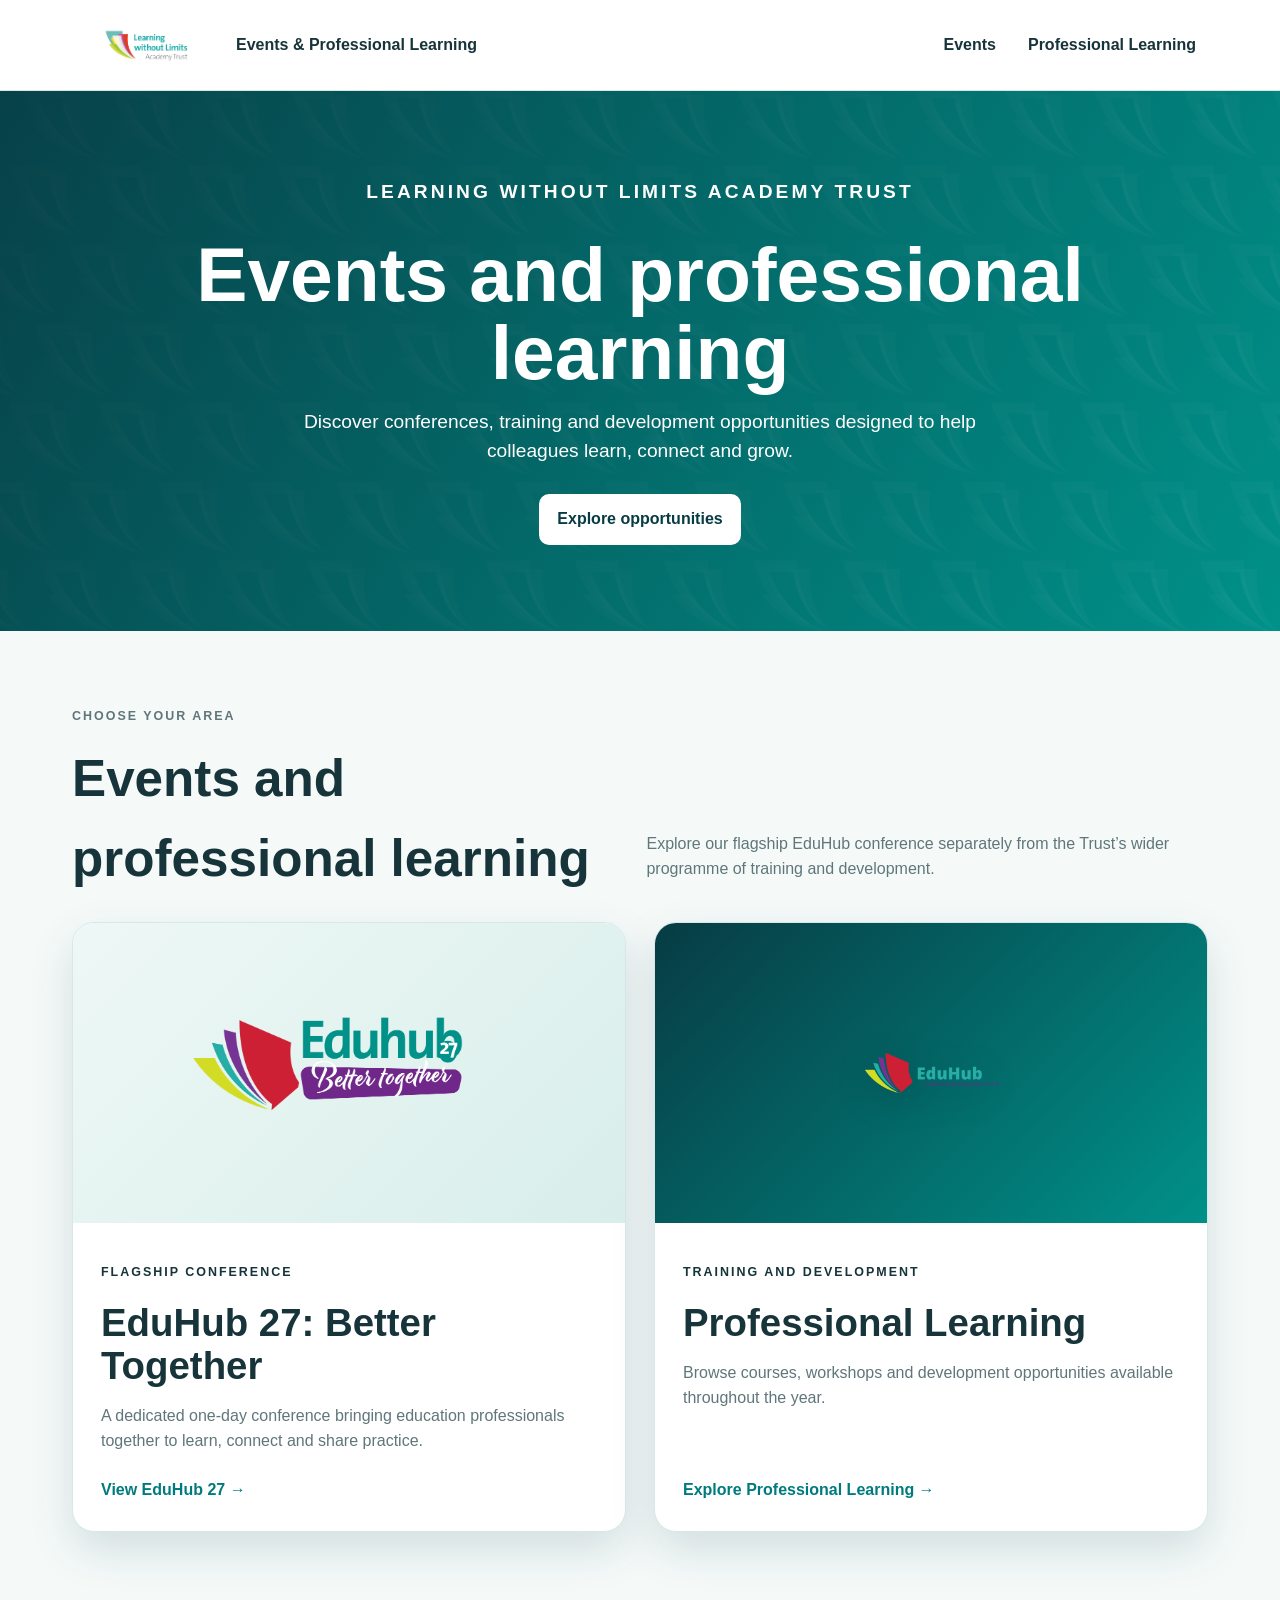
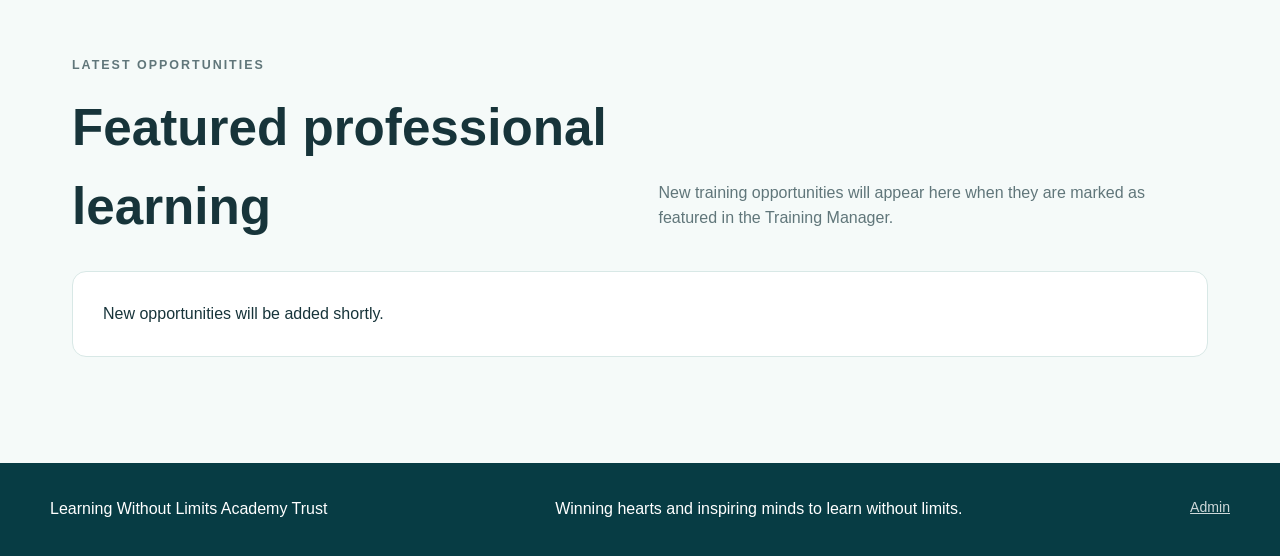
<file: index.html>
<!doctype html><html lang="en"><head><meta charset="utf-8"><meta name="viewport" content="width=device-width,initial-scale=1"><title>LwLAT Events & Professional Learning</title><link rel="stylesheet" href="/assets/css/site.css"></head><body>
<header class="site-header"><div class="header-inner">
<a class="brand" href="/"><img src="/media/logos/lwlat-logo.png" alt="Learning Without Limits Academy Trust"><span>Events & Professional Learning</span></a>
<nav><a href="/">Events</a><a href="/professional-learning.html">Professional Learning</a></nav>
</div></header>

<section class="hero"><div class="hero-inner"><p class="eyebrow">Learning Without Limits Academy Trust</p><h1>Events and professional learning</h1><p>Discover conferences, training and development opportunities designed to help colleagues learn, connect and grow.</p><a class="button secondary" href="/professional-learning.html">Explore opportunities</a></div></section>
<main>
<section class="pathways-section">
  <div class="section-heading">
    <div>
      <p class="eyebrow">Choose your area</p>
      <h2>Events and professional learning</h2>
    </div>
    <p>Explore our flagship EduHub conference separately from the Trust’s wider programme of training and development.</p>
  </div>

  <div class="pathway-grid">
    <a class="pathway-card pathway-card-eduhub" href="/training.html?id=eduhub-27">
      <div class="pathway-image pathway-image-contain">
        <img src="/media/events/eduhub-27.png" alt="EduHub 27 Better Together">
      </div>
      <div class="pathway-content">
        <p class="eyebrow">Flagship conference</p>
        <h2>EduHub 27: Better Together</h2>
        <p>A dedicated one-day conference bringing education professionals together to learn, connect and share practice.</p>
        <span class="pathway-action">View EduHub 27 →</span>
      </div>
    </a>

    <a class="pathway-card pathway-card-learning" href="/professional-learning.html">
      <div class="pathway-image pathway-image-logo">
        <img src="/media/logos/eduhub-logo.png" alt="EduHub Professional Learning">
      </div>
      <div class="pathway-content">
        <p class="eyebrow">Training and development</p>
        <h2>Professional Learning</h2>
        <p>Browse courses, workshops and development opportunities available throughout the year.</p>
        <span class="pathway-action">Explore Professional Learning →</span>
      </div>
    </a>
  </div>
</section>

<section>
  <div class="section-heading">
    <div>
      <p class="eyebrow">Latest opportunities</p>
      <h2>Featured professional learning</h2>
    </div>
    <p>New training opportunities will appear here when they are marked as featured in the Training Manager.</p>
  </div>
  <div id="featured-grid" class="grid"></div>
</section>
</main>
<footer><div><span>Learning Without Limits Academy Trust</span><span>Winning hearts and inspiring minds to learn without limits.</span><a class="admin-link" href="/admin/">Admin</a></div></footer>

<script src="/assets/js/common.js"></script><script src="/assets/js/home.js"></script>
<script src="https://identity.netlify.com/v1/netlify-identity-widget.js"></script>
<script>
  if (window.netlifyIdentity) {
    window.netlifyIdentity.on("init", function(user) {
      if (!user && window.location.hash) {
        window.netlifyIdentity.open();
      }
    });
    window.netlifyIdentity.on("login", function() {
      if (window.location.pathname !== "/admin/" && window.location.pathname !== "/admin") {
        window.location.href = "/admin/";
      }
    });
  }
</script>

</body></html>
</file>
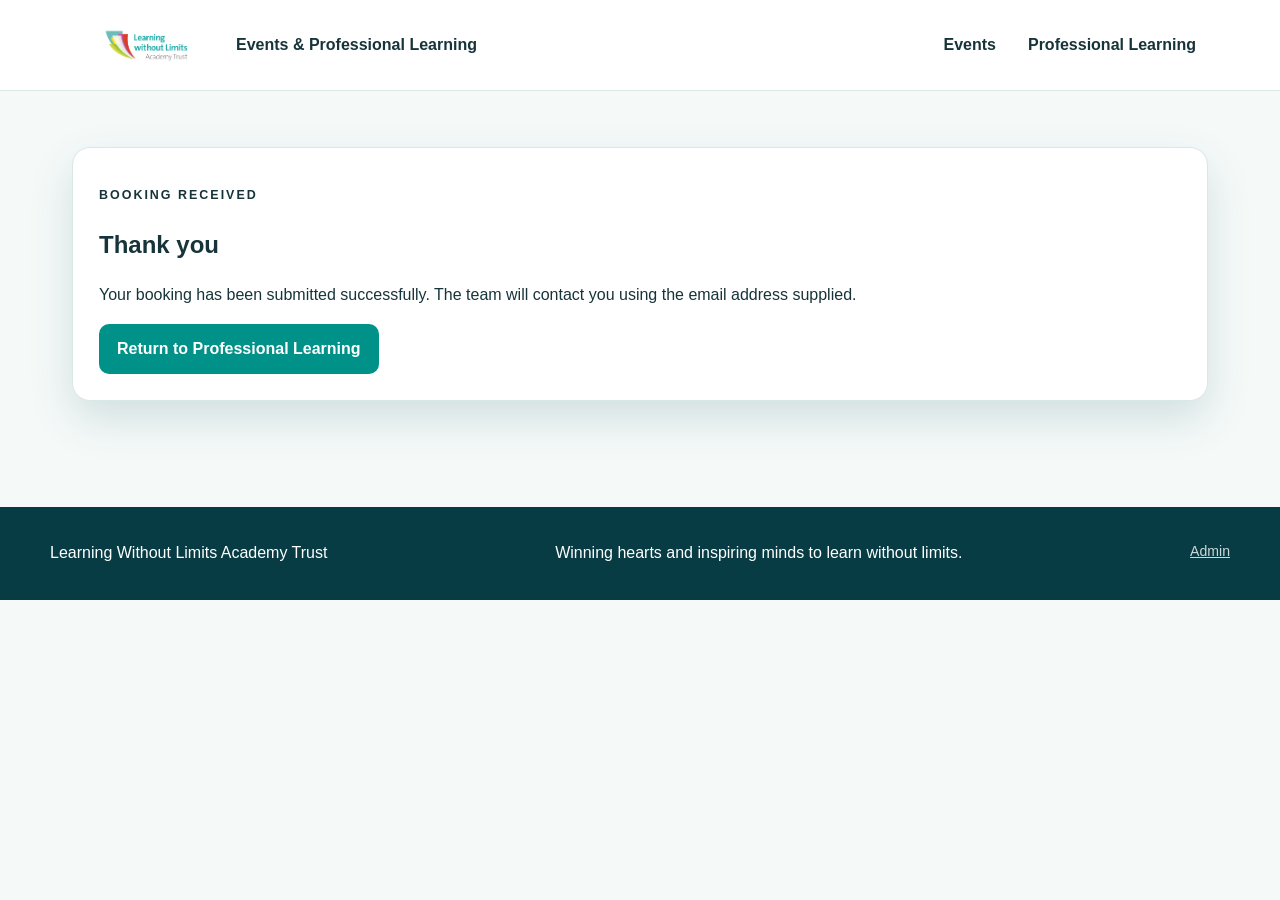
<file: booking-thank-you.html>
<!doctype html><html lang="en"><head><meta charset="utf-8"><meta name="viewport" content="width=device-width,initial-scale=1"><title>Booking received | LwLAT</title><link rel="stylesheet" href="/assets/css/site.css"></head><body>
<header class="site-header"><div class="header-inner">
<a class="brand" href="/"><img src="/media/logos/lwlat-logo.png" alt="Learning Without Limits Academy Trust"><span>Events & Professional Learning</span></a>
<nav><a href="/">Events</a><a href="/professional-learning.html">Professional Learning</a></nav>
</div></header>
<main><section><div class="panel"><p class="eyebrow">Booking received</p><h1>Thank you</h1><p>Your booking has been submitted successfully. The team will contact you using the email address supplied.</p><a class="button" href="/professional-learning.html">Return to Professional Learning</a></div></section></main>
<footer><div><span>Learning Without Limits Academy Trust</span><span>Winning hearts and inspiring minds to learn without limits.</span><a class="admin-link" href="/admin/">Admin</a></div></footer>

<script src="https://identity.netlify.com/v1/netlify-identity-widget.js"></script>
<script>
  if (window.netlifyIdentity) {
    window.netlifyIdentity.on("init", function(user) {
      if (!user && window.location.hash) {
        window.netlifyIdentity.open();
      }
    });
    window.netlifyIdentity.on("login", function() {
      if (window.location.pathname !== "/admin/" && window.location.pathname !== "/admin") {
        window.location.href = "/admin/";
      }
    });
  }
</script>

</body></html>
</file>
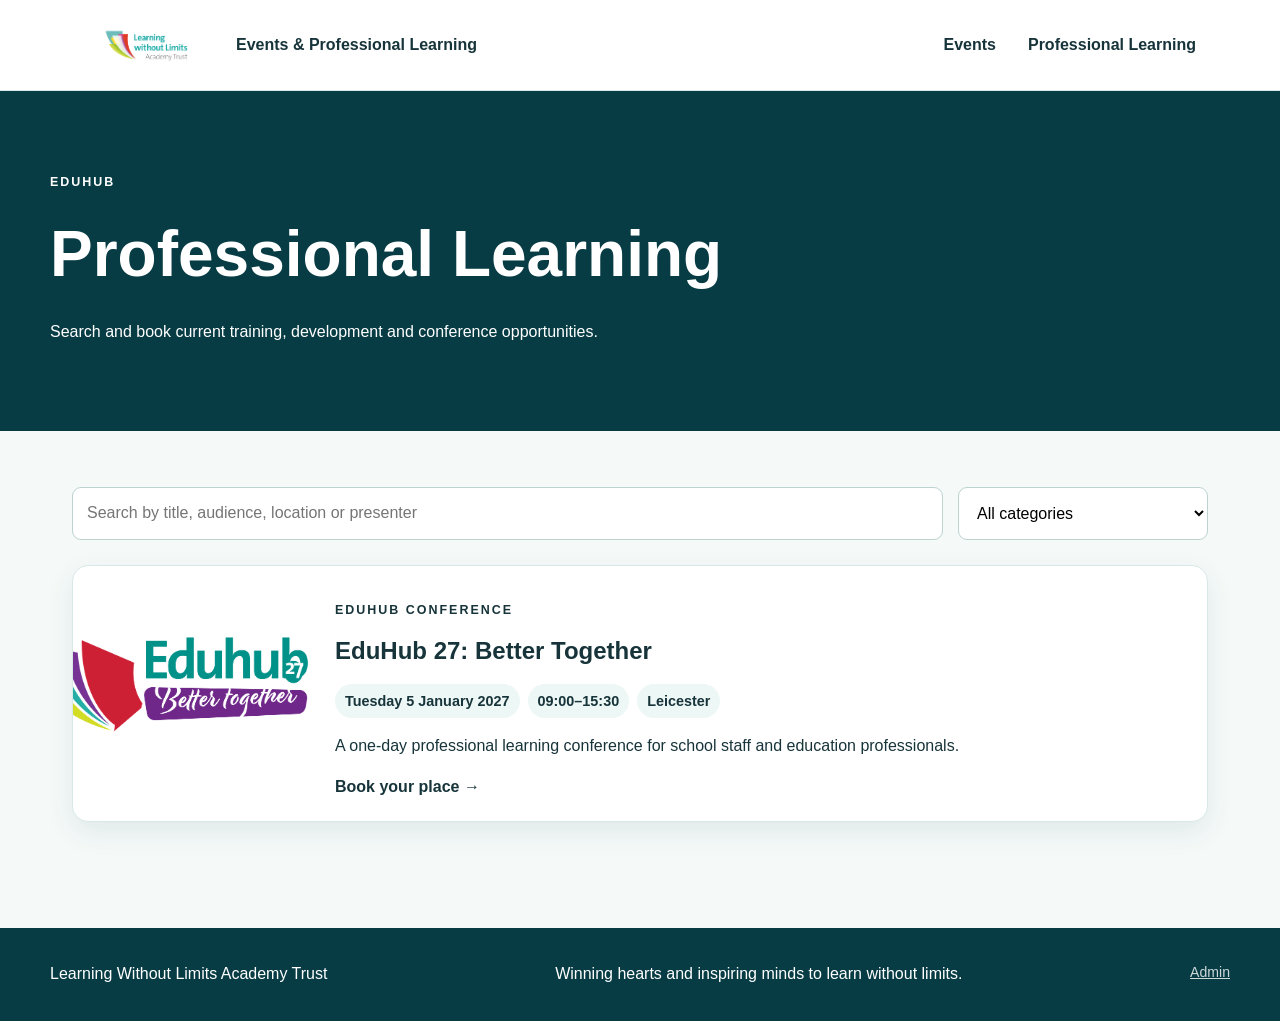
<file: professional-learning.html>
<!doctype html><html lang="en"><head><meta charset="utf-8"><meta name="viewport" content="width=device-width,initial-scale=1"><title>Professional Learning | LwLAT</title><link rel="stylesheet" href="/assets/css/site.css"></head><body>
<header class="site-header"><div class="header-inner">
<a class="brand" href="/"><img src="/media/logos/lwlat-logo.png" alt="Learning Without Limits Academy Trust"><span>Events & Professional Learning</span></a>
<nav><a href="/">Events</a><a href="/professional-learning.html">Professional Learning</a></nav>
</div></header>

<section class="page-hero"><div><p class="eyebrow">EduHub</p><h1>Professional Learning</h1><p>Search and book current training, development and conference opportunities.</p></div></section>
<main><section><div class="toolbar"><input id="search" type="search" placeholder="Search by title, audience, location or presenter"><select id="category"><option>All categories</option></select></div><div id="training-list" class="training-list"></div></section></main>
<footer><div><span>Learning Without Limits Academy Trust</span><span>Winning hearts and inspiring minds to learn without limits.</span><a class="admin-link" href="/admin/">Admin</a></div></footer>

<script src="/assets/js/common.js"></script><script src="/assets/js/catalogue.js"></script>
<script src="https://identity.netlify.com/v1/netlify-identity-widget.js"></script>
<script>
  if (window.netlifyIdentity) {
    window.netlifyIdentity.on("init", function(user) {
      if (!user && window.location.hash) {
        window.netlifyIdentity.open();
      }
    });
    window.netlifyIdentity.on("login", function() {
      if (window.location.pathname !== "/admin/" && window.location.pathname !== "/admin") {
        window.location.href = "/admin/";
      }
    });
  }
</script>

</body></html>
</file>
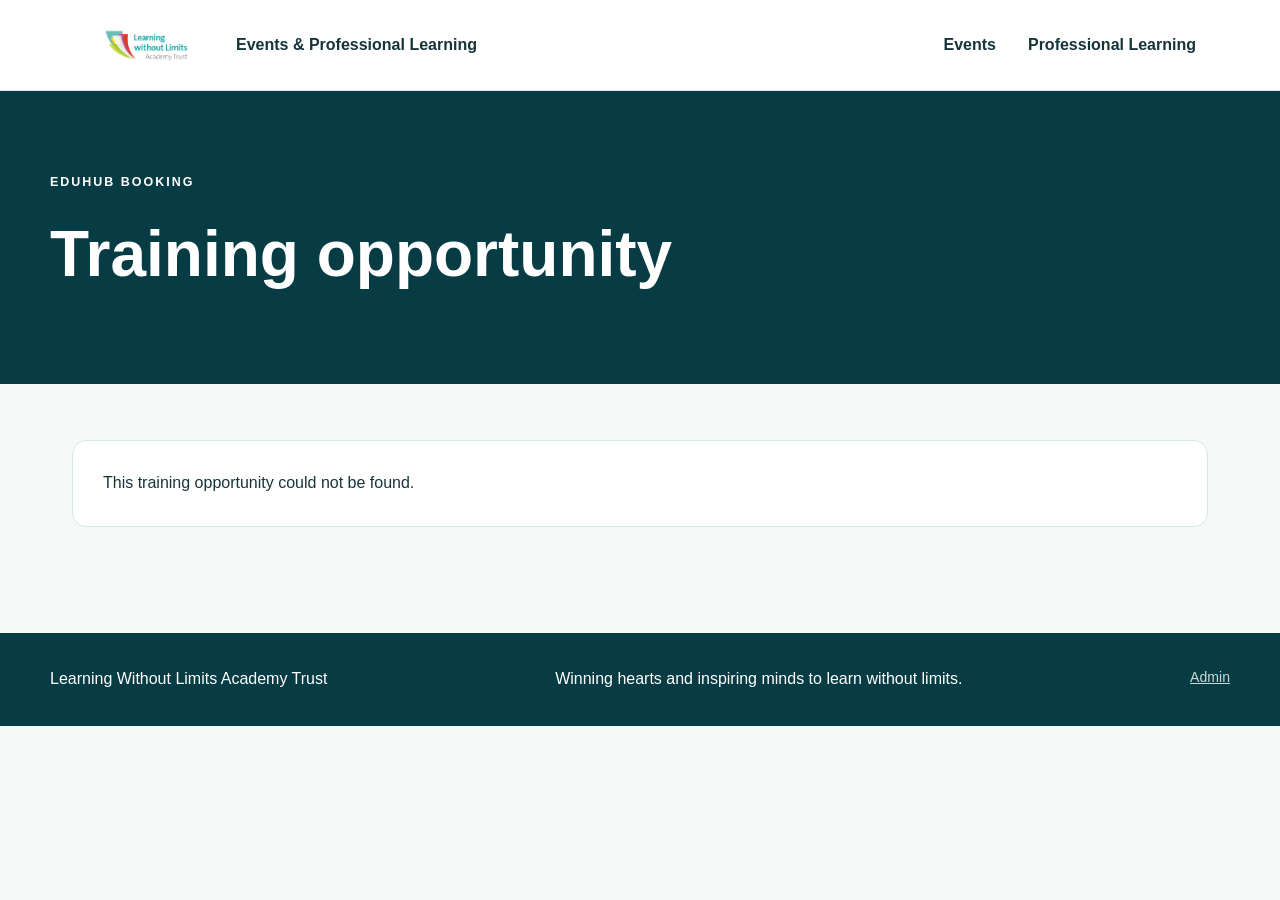
<file: training.html>
<!doctype html><html lang="en"><head><meta charset="utf-8"><meta name="viewport" content="width=device-width,initial-scale=1"><title>Training | LwLAT</title><link rel="stylesheet" href="/assets/css/site.css"></head><body>
<header class="site-header"><div class="header-inner">
<a class="brand" href="/"><img src="/media/logos/lwlat-logo.png" alt="Learning Without Limits Academy Trust"><span>Events & Professional Learning</span></a>
<nav><a href="/">Events</a><a href="/professional-learning.html">Professional Learning</a></nav>
</div></header>

<section class="page-hero"><div><p class="eyebrow">EduHub booking</p><h1>Training opportunity</h1></div></section>
<main><section id="training-content"></section></main>
<footer><div><span>Learning Without Limits Academy Trust</span><span>Winning hearts and inspiring minds to learn without limits.</span><a class="admin-link" href="/admin/">Admin</a></div></footer>

<script src="/assets/js/common.js"></script><script src="/assets/js/training.js"></script>
<script src="https://identity.netlify.com/v1/netlify-identity-widget.js"></script>
<script>
  if (window.netlifyIdentity) {
    window.netlifyIdentity.on("init", function(user) {
      if (!user && window.location.hash) {
        window.netlifyIdentity.open();
      }
    });
    window.netlifyIdentity.on("login", function() {
      if (window.location.pathname !== "/admin/" && window.location.pathname !== "/admin") {
        window.location.href = "/admin/";
      }
    });
  }
</script>

</body></html>
</file>
<file: assets/css/site.css>
:root{--teal:#009189;--navy:#073c44;--ink:#17343a;--muted:#60767a;--paper:#f5faf9;--white:#fff;--line:#d8e8e6;--shadow:0 18px 45px rgba(7,60,68,.14)}
*{box-sizing:border-box}html{scroll-behavior:smooth}body{margin:0;font-family:"Open Sans",Arial,sans-serif;color:var(--ink);background:var(--paper);line-height:1.55}
a{color:inherit}.site-header{position:sticky;top:0;z-index:20;background:rgba(255,255,255,.94);backdrop-filter:blur(15px);border-bottom:1px solid var(--line)}
.header-inner{max-width:1180px;margin:auto;padding:14px 22px;display:flex;align-items:center;justify-content:space-between;gap:25px}.brand{display:flex;align-items:center;gap:14px;text-decoration:none;font-weight:800}.brand img{width:150px;max-height:62px;object-fit:contain}.brand span{max-width:300px}
nav{display:flex;gap:8px;flex-wrap:wrap}nav a{padding:9px 12px;border-radius:9px;text-decoration:none;font-weight:700}nav a:hover,nav a[aria-current="page"]{background:#e4f3f1;color:#006d70}
.hero{min-height:540px;display:grid;place-items:center;padding:72px 22px;background:linear-gradient(120deg,rgba(7,60,68,.94),rgba(0,145,137,.82)),url("/media/backgrounds/lwlat-conference-backdrop.png") center/cover}
.hero-inner{max-width:980px;color:white;text-align:center}.eyebrow{text-transform:uppercase;letter-spacing:.16em;font-weight:800;font-size:.78rem}.hero h1{font-size:clamp(2.5rem,6vw,5rem);line-height:1.02;margin:.2em 0}.hero p{font-size:1.2rem;max-width:760px;margin:0 auto 28px}
.button{display:inline-flex;align-items:center;justify-content:center;padding:13px 18px;border-radius:10px;background:var(--teal);color:#fff;text-decoration:none;font-weight:800;border:0;cursor:pointer}.button.secondary{background:#fff;color:var(--navy)}.button.ghost{background:transparent;border:2px solid currentColor}
main section{max-width:1180px;margin:auto;padding:56px 22px}.section-heading{display:flex;align-items:end;justify-content:space-between;gap:20px;margin-bottom:24px}.section-heading h2{font-size:clamp(2rem,4vw,3.2rem);margin:0}.section-heading p{max-width:650px;color:var(--muted)}
.grid{display:grid;grid-template-columns:repeat(auto-fit,minmax(280px,1fr));gap:22px}.card{background:white;border:1px solid var(--line);border-radius:18px;overflow:hidden;box-shadow:var(--shadow);text-decoration:none}.card img{width:100%;height:210px;object-fit:cover}.card-body{padding:22px}.card h3{font-size:1.45rem;margin:0 0 8px}.meta{display:flex;flex-wrap:wrap;gap:8px;margin:14px 0}.meta span{background:#edf7f5;border-radius:999px;padding:6px 10px;font-size:.9rem;font-weight:700}
.page-hero{background:var(--navy);color:white;padding:70px 22px}.page-hero>div{max-width:1180px;margin:auto}.page-hero h1{font-size:clamp(2.3rem,5vw,4rem);margin:.15em 0}
.toolbar{display:grid;grid-template-columns:1fr 250px;gap:15px;margin-bottom:25px}.toolbar input,.toolbar select,input,textarea,select{width:100%;padding:13px 14px;border:1px solid #bcd3d0;border-radius:9px;font:inherit;background:white}
.training-card{display:grid;grid-template-columns:190px 1fr;background:#fff;border:1px solid var(--line);border-radius:16px;overflow:hidden;text-decoration:none;box-shadow:0 10px 28px rgba(7,60,68,.09)}.training-card img{width:100%;height:100%;min-height:210px;object-fit:cover}.training-card-content{padding:22px}.training-card h2{margin:0 0 8px}.training-list{display:grid;gap:20px}
.detail-layout{display:grid;grid-template-columns:minmax(0,1.2fr) minmax(320px,.8fr);gap:30px}.panel{background:white;border:1px solid var(--line);border-radius:18px;padding:26px;box-shadow:var(--shadow)}.panel h2{margin-top:0}.detail-image{width:100%;max-height:390px;object-fit:cover;border-radius:14px}
.form-grid{display:grid;grid-template-columns:1fr 1fr;gap:15px}.form-grid .full{grid-column:1/-1}label{font-weight:700;display:grid;gap:6px}.notice{padding:15px;border-radius:10px;background:#eaf6f4;border-left:5px solid var(--teal)}
footer{background:var(--navy);color:white;padding:34px 22px;margin-top:50px}footer>div{max-width:1180px;margin:auto;display:flex;justify-content:space-between;gap:20px;flex-wrap:wrap}
.admin-link{font-size:.88rem;opacity:.8}.empty{padding:30px;background:white;border-radius:14px;border:1px solid var(--line)}
@media(max-width:760px){.brand span{display:none}.toolbar,.detail-layout,.form-grid{grid-template-columns:1fr}.training-card{grid-template-columns:1fr}.training-card img{height:210px}.header-inner{align-items:flex-start;flex-direction:column}.site-header{position:static}}

/* Clear homepage pathways */
.pathways-section{padding-top:64px}
.pathway-grid{display:grid;grid-template-columns:repeat(2,minmax(0,1fr));gap:28px}
.pathway-card{display:grid;grid-template-rows:300px 1fr;background:#fff;border:1px solid var(--line);border-radius:22px;overflow:hidden;text-decoration:none;box-shadow:var(--shadow);transition:transform .2s ease,box-shadow .2s ease}
.pathway-card:hover{transform:translateY(-4px);box-shadow:0 24px 58px rgba(7,60,68,.19)}
.pathway-image{position:relative;display:flex;align-items:center;justify-content:center;overflow:hidden;background:#fff}
.pathway-image img{display:block;width:100%;height:100%}
.pathway-image-contain{padding:24px;background:linear-gradient(135deg,#eef8f6,#d8eeea)}
.pathway-image-contain img{object-fit:contain}
.pathway-image-logo{padding:52px;background:linear-gradient(135deg,#073c44,#009189)}
.pathway-image-logo img{object-fit:contain;max-width:82%;max-height:78%;filter:drop-shadow(0 8px 18px rgba(0,0,0,.18))}
.pathway-content{padding:28px;display:flex;flex-direction:column}
.pathway-content h2{font-size:clamp(1.7rem,3vw,2.45rem);line-height:1.12;margin:.15em 0 .45em}
.pathway-content p:not(.eyebrow){color:var(--muted);margin:0 0 24px}
.pathway-action{margin-top:auto;color:#007b7d;font-weight:800}

/* Standardised content cards */
.card{display:flex;flex-direction:column;min-height:100%}
.card img{width:100%;height:240px;object-fit:cover;object-position:center}
.card-body{display:flex;flex-direction:column;flex:1}
.card-body strong{margin-top:auto}
.training-card{grid-template-columns:240px minmax(0,1fr);min-height:245px}
.training-card img{width:100%;height:100%;min-height:245px;object-fit:cover;object-position:center}
.detail-image{width:100%;height:auto;max-height:430px;object-fit:contain;object-position:center;background:#eef7f5;padding:12px}

/* Keep logos from being cropped */
img[src*="logo"]{object-fit:contain}

@media(max-width:800px){
  .pathway-grid{grid-template-columns:1fr}
  .pathway-card{grid-template-rows:240px auto}
  .pathway-image-logo{padding:38px}
}
@media(max-width:760px){
  .training-card{grid-template-columns:1fr}
  .training-card img{height:230px;min-height:230px}
}
</file>
